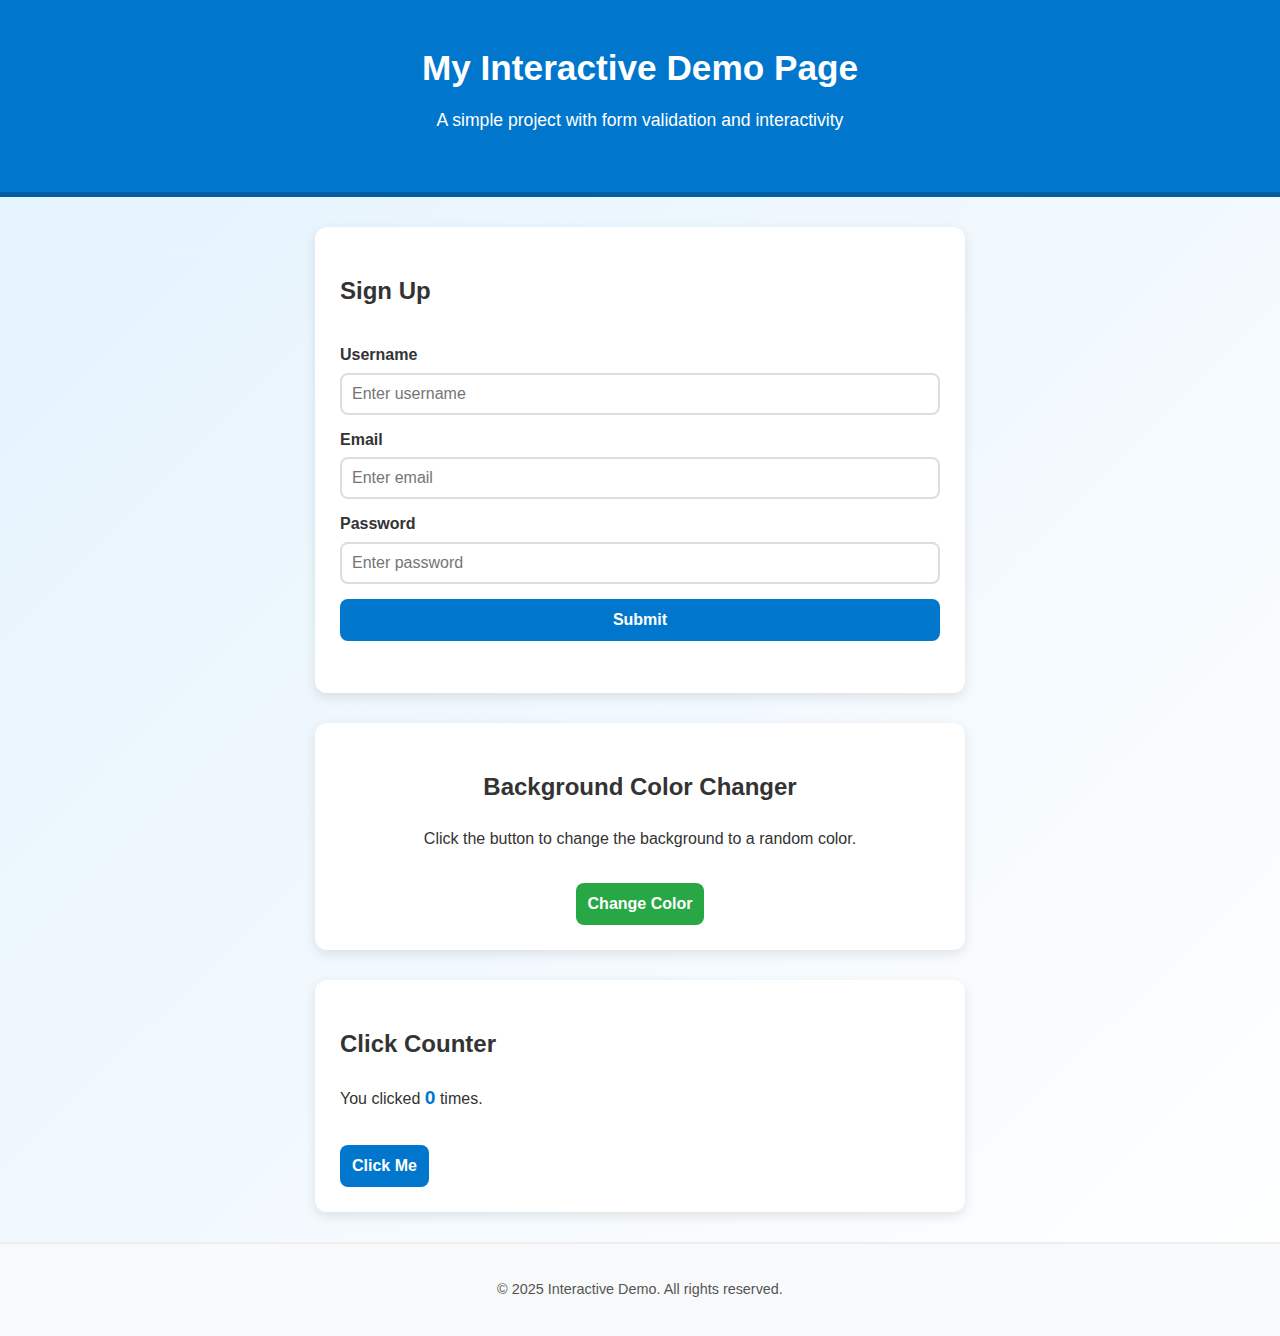
<file: web-wk6/index.html>
<!DOCTYPE html>
<html lang="en">
<head>
  <meta charset="UTF-8" />
  <meta name="viewport" content="width=device-width, initial-scale=1.0"/>
  <title>Interactive Web Page</title>
  <link rel="stylesheet" href="style.css"/>
</head>
<body>
  <header>
    <h1>My Interactive Demo Page</h1>
    <p>A simple project with form validation and interactivity</p>
  </header>

  <!-- Form Section -->
  <section id="form-section">
    <h2>Sign Up</h2>
    <form id="signupForm" novalidate>
      <label for="username">Username</label>
      <input type="text" id="username" name="username" placeholder="Enter username" />

      <label for="email">Email</label>
      <input type="text" id="email" name="email" placeholder="Enter email" />

      <label for="password">Password</label>
      <input type="password" id="password" name="password" placeholder="Enter password" />

      <button type="submit">Submit</button>
      <p id="formMessage"></p>
    </form>
  </section>

  <!-- Interactive Section 1 -->
  <section id="color-changer">
    <h2>Background Color Changer</h2>
    <p>Click the button to change the background to a random color.</p>
    <button id="changeColorBtn">Change Color</button>
  </section>

  <!-- Interactive Section 2 -->
  <section id="counter-section">
    <h2>Click Counter</h2>
    <p>You clicked <span id="counter">0</span> times.</p>
    <button id="countBtn">Click Me</button>
  </section>

  <footer>
    <p>&copy; 2025 Interactive Demo. All rights reserved.</p>
  </footer>

  <!-- Load JavaScript -->
  <script src="script.js"></script>
</body>
</html>
</file>
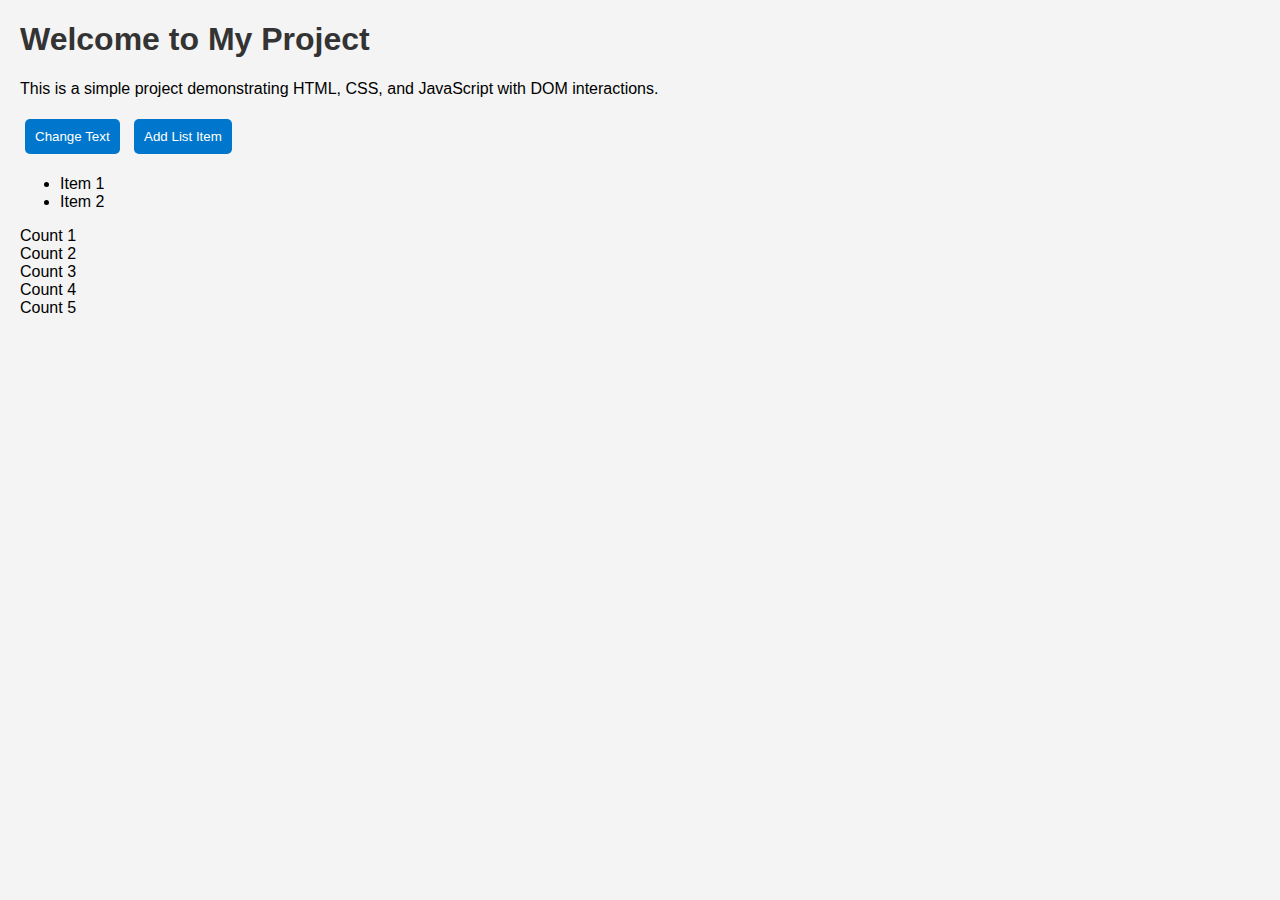
<file: week5-javascript/index.html>
<!DOCTYPE html>
<html lang="en">
<head>
  <meta charset="UTF-8">
  <meta name="viewport" content="width=device-width, initial-scale=1.0">
  <title>DOM Assignment Project</title>
  <link rel="stylesheet" href="style.css">
</head>
<body>
  <h1 id="main-title">Welcome to My Project</h1>
  <p id="description">This is a simple project demonstrating HTML, CSS, and JavaScript with DOM interactions.</p>
  
  <button id="btnChangeText">Change Text</button>
  <button id="btnAddItem">Add List Item</button>

  <ul id="myList">
    <li>Item 1</li>
    <li>Item 2</li>
  </ul>

  <p id="loop-output"></p>

  <script src="script.js"></script>
</body>
</html>
</file>
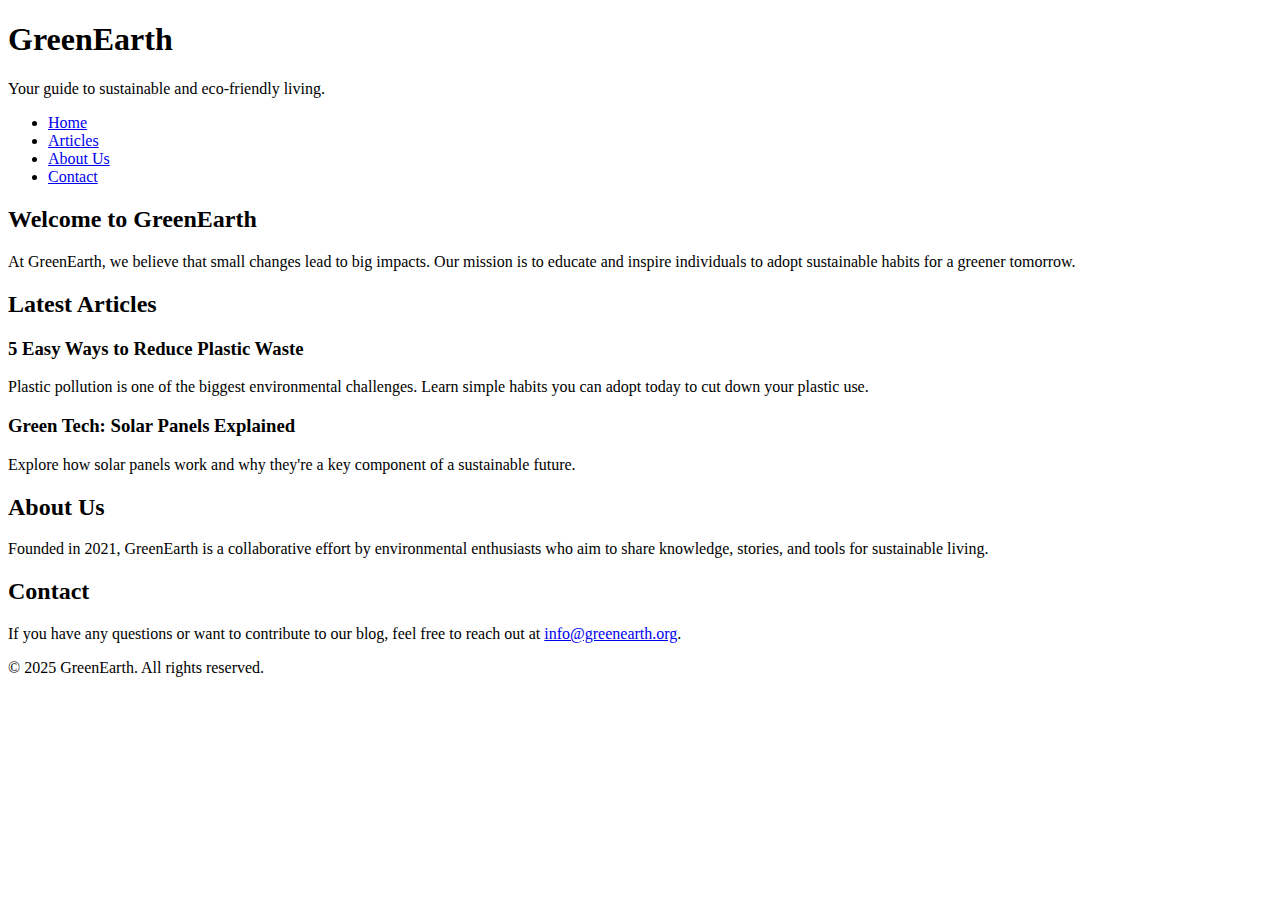
<file: assignment.html>
<!DOCTYPE html>
<html lang="en">
<head>
  <meta charset="UTF-8">
  <meta name="viewport" content="width=device-width, initial-scale=1">
  <title>GreenEarth - Promoting a Greener Future</title>
  <meta name="description" content="GreenEarth is an environmental blog dedicated to sustainability tips, green technology, and eco-conscious living.">
  <meta name="keywords" content="environment, sustainability, green living, eco-friendly, climate change">
  <meta name="author" content="GreenEarth Team">
</head>
<body>

  <!-- Site Header -->
  <header role="banner">
    <h1>GreenEarth</h1>
    <p>Your guide to sustainable and eco-friendly living.</p>
  </header>

  <!-- Navigation -->
  <nav role="navigation" aria-label="Main navigation">
    <ul>
      <li><a href="#home">Home</a></li>
      <li><a href="#articles">Articles</a></li>
      <li><a href="#about">About Us</a></li>
      <li><a href="#contact">Contact</a></li>
    </ul>
  </nav>

  <!-- Main Content -->
  <main role="main">
    
    <section id="home" aria-labelledby="home-heading">
      <h2 id="home-heading">Welcome to GreenEarth</h2>
      <p>At GreenEarth, we believe that small changes lead to big impacts. Our mission is to educate and inspire individuals to adopt sustainable habits for a greener tomorrow.</p>
    </section>

    <section id="articles" aria-labelledby="articles-heading">
      <h2 id="articles-heading">Latest Articles</h2>

      <article aria-labelledby="article1-title">
        <h3 id="article1-title">5 Easy Ways to Reduce Plastic Waste</h3>
        <p>Plastic pollution is one of the biggest environmental challenges. Learn simple habits you can adopt today to cut down your plastic use.</p>
      </article>

      <article aria-labelledby="article2-title">
        <h3 id="article2-title">Green Tech: Solar Panels Explained</h3>
        <p>Explore how solar panels work and why they're a key component of a sustainable future.</p>
      </article>

    </section>

    <section id="about" aria-labelledby="about-heading">
      <h2 id="about-heading">About Us</h2>
      <p>Founded in 2021, GreenEarth is a collaborative effort by environmental enthusiasts who aim to share knowledge, stories, and tools for sustainable living.</p>
    </section>

    <section id="contact" aria-labelledby="contact-heading">
      <h2 id="contact-heading">Contact</h2>
      <p>If you have any questions or want to contribute to our blog, feel free to reach out at <a href="mailto:info@greenearth.org">info@greenearth.org</a>.</p>
    </section>

  </main>

  <!-- Footer -->
  <footer role="contentinfo">
    <p>&copy; 2025 GreenEarth. All rights reserved.</p>
  </footer>

</body>
</html>
</file>
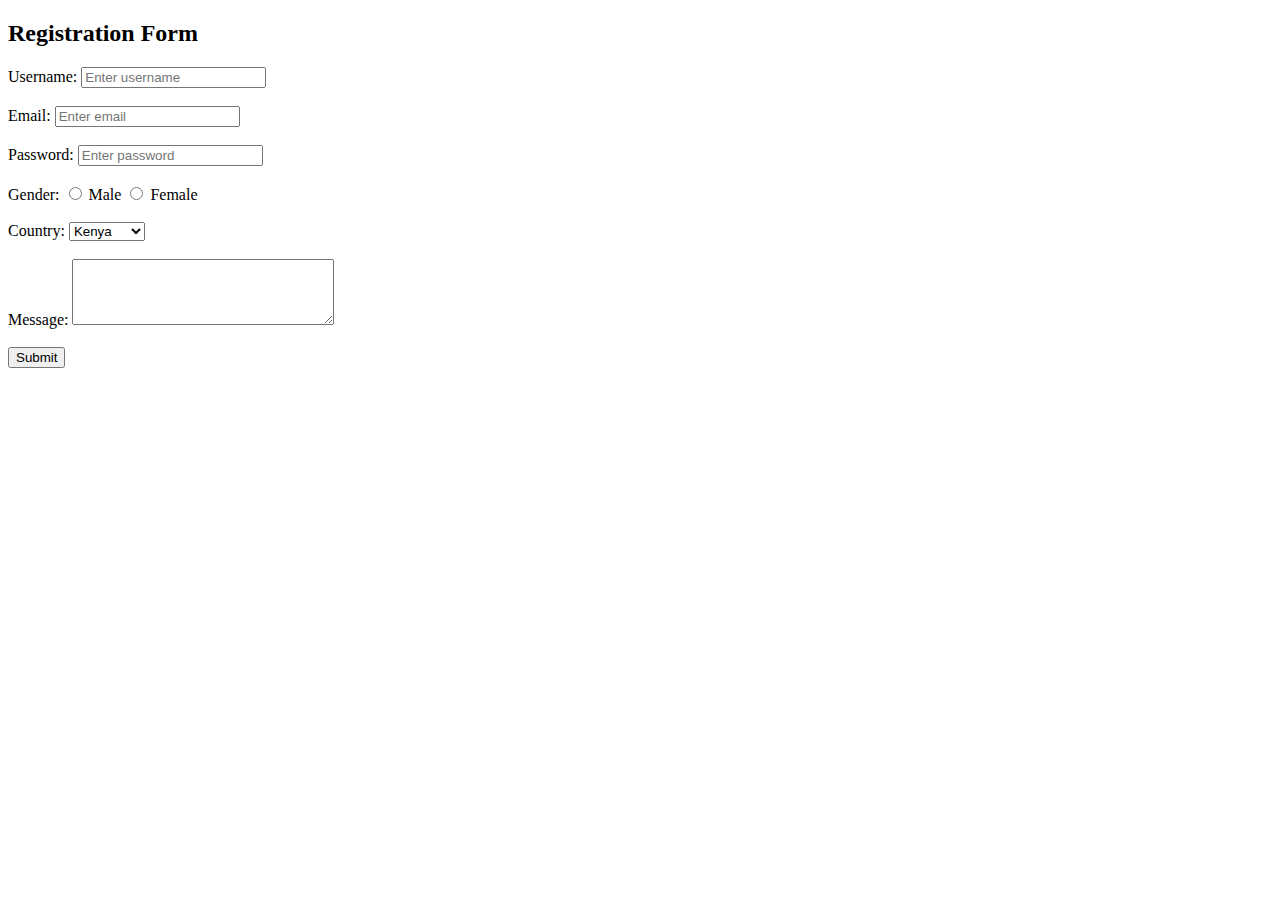
<file: enhanced-form.html>
<!DOCTYPE html>
<html>
    <head>

    </head>
    <body>
        <h2>Registration Form</h2>
        <form>
            <label for="username">Username:</label>
            <input type="text" id="username" name="username"  placeholder="Enter username" required>

            <br><br>

            <label for="email">Email:</label>
            <input type="email" id="email" name="email" placeholder="Enter email" required >

            <br><br>

            <label>Password:</label>
            <input type="password" name="password" placeholder="Enter password" required>

            <br><br>

            <label>Gender:</label>
            <input type="radio" name="gender" value="male"> Male
            <input type="radio" name="gender" value="female"> Female

            <br><br>

            <label>Country:</label>
            <select name="country">
                <option>Kenya</option>
                <option>Tanzania</option>
                <option>Uganda</option>
            </select>

            <br><br>

            <label>Message:</label>
            <textarea name="message" rows="4" cols="30"></textarea>

            <br><br>

            <input type="submit" value="Submit">




            

        </form>
    </body>
</html>
</file>
<file: web-wk6/style.css>
/* ===== General Page Styling ===== */
body {
  font-family: "Segoe UI", Tahoma, Geneva, Verdana, sans-serif;
  margin: 0;
  padding: 0;
  background: linear-gradient(135deg, #e3f2fd, #ffffff);
  color: #333;
  line-height: 1.6;
}

/* Header */
header {
  text-align: center;
  background: #0077cc;
  color: white;
  padding: 40px 20px;
  border-bottom: 5px solid #005fa3;
}

header h1 {
  margin: 0;
  font-size: 2.2rem;
}

header p {
  margin-top: 10px;
  font-size: 1.1rem;
}

/* Sections */
section {
  max-width: 600px;
  margin: 30px auto;
  background: #fff;
  padding: 25px;
  border-radius: 12px;
  box-shadow: 0 4px 12px rgba(0, 0, 0, 0.1);
  transition: transform 0.2s ease;
}

section:hover {
  transform: translateY(-3px);
}

/* Form */
form {
  display: flex;
  flex-direction: column;
}

label {
  font-weight: 600;
  margin: 12px 0 5px;
}

input[type="text"],
input[type="password"] {
  padding: 10px;
  border: 2px solid #ddd;
  border-radius: 8px;
  font-size: 1rem;
  outline: none;
  transition: border 0.3s ease, box-shadow 0.3s ease;
}

input[type="text"]:focus,
input[type="password"]:focus {
  border-color: #0077cc;
  box-shadow: 0 0 6px rgba(0, 119, 204, 0.4);
}

#formMessage {
  margin-top: 12px;
  font-weight: bold;
  font-size: 0.95rem;
  transition: color 0.3s ease;
}

/* Buttons */
button {
  margin-top: 15px;
  padding: 12px;
  border: none;
  border-radius: 8px;
  background: #0077cc;
  color: white;
  font-size: 1rem;
  font-weight: 600;
  cursor: pointer;
  transition: background 0.3s ease, transform 0.2s ease;
}

button:hover {
  background: #005fa3;
  transform: scale(1.05);
}

button:active {
  transform: scale(0.97);
}

/* Counter Section */
#counter {
  font-weight: bold;
  font-size: 1.2rem;
  color: #0077cc;
}

/* Color Changer Section */
#color-changer {
  text-align: center;
}

#color-changer button {
  background: #28a745;
}

#color-changer button:hover {
  background: #218838;
}

/* Footer */
footer {
  text-align: center;
  padding: 20px;
  margin-top: 30px;
  background: #f8f9fa;
  color: #555;
  border-top: 2px solid #eee;
  font-size: 0.9rem;
}
</file>
<file: week5-javascript/style.css>
body {
  font-family: Arial, sans-serif;
  margin: 20px;
  background-color: #f4f4f4;
}

h1 {
  color: #333;
}

button {
  margin: 5px;
  padding: 10px;
  background: #0077cc;
  color: white;
  border: none;
  border-radius: 5px;
  cursor: pointer;
}

button:hover {
  background: #005fa3;
}
</file>
